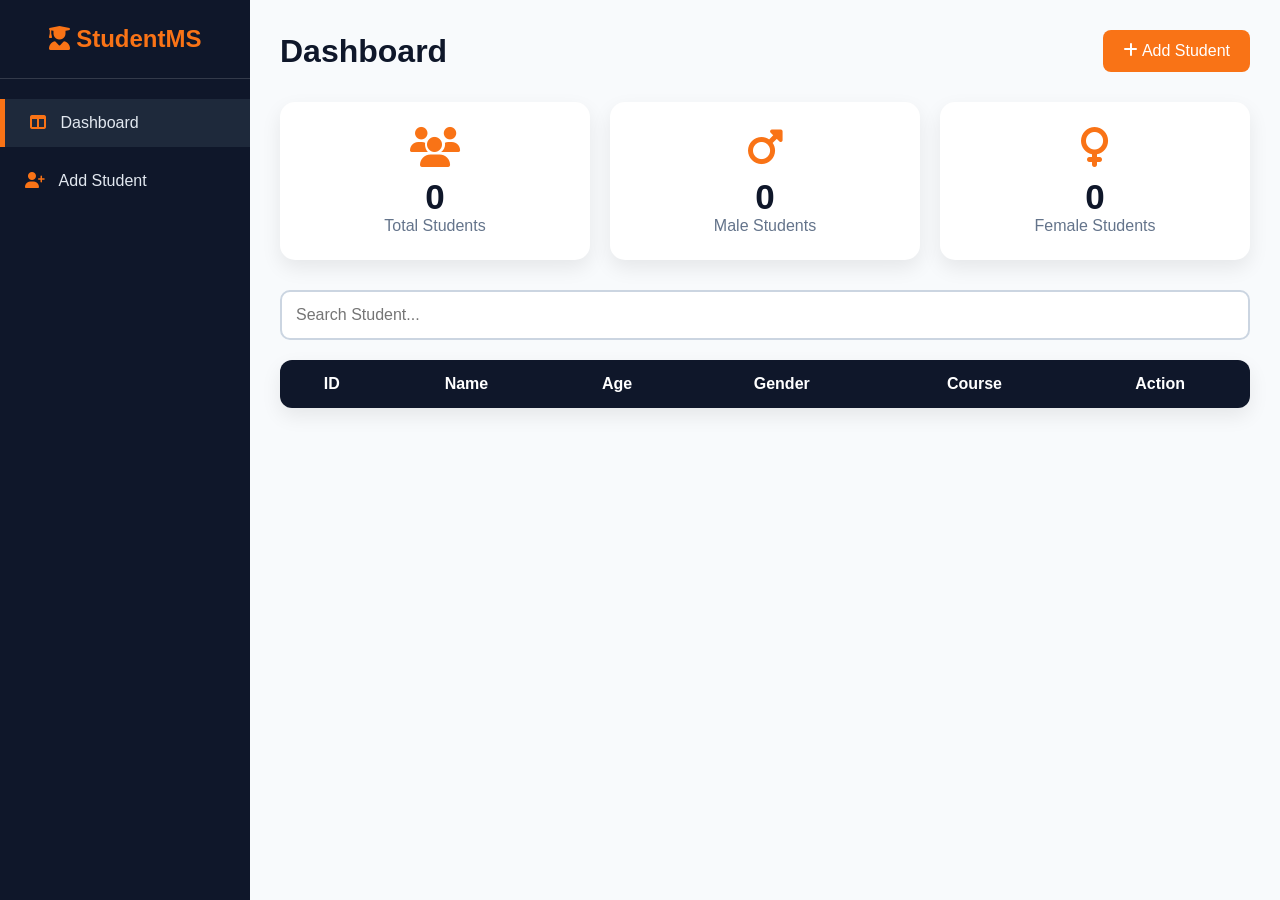
<file: index.html>
<!DOCTYPE html>
<html lang="en">

<head>
    <meta charset="UTF-8">
    <meta name="viewport" content="width=device-width, initial-scale=1.0">
    <title>Student Management Dashboard</title>

    <link rel="stylesheet" href="style.css">

    <link rel="stylesheet"
        href="https://cdnjs.cloudflare.com/ajax/libs/font-awesome/6.7.2/css/all.min.css">
</head>

<body>

    <!-- Sidebar -->

    <div class="sidebar">

        <h2><i class="fa-solid fa-user-graduate"></i> StudentMS</h2>

        <ul>
            <li class="active">
                <a href="index.html">
                    <i class="fa-solid fa-table-columns"></i>
                    Dashboard
                </a>
            </li>

            <li>
                <a href="add-student.html">
                    <i class="fa-solid fa-user-plus"></i>
                    Add Student
                </a>
            </li>
        </ul>

    </div>

    <!-- Main Content -->

    <div class="main-content">

        <!-- Header -->

        <header>

            <h1>Dashboard</h1>

            <a href="add-student.html" class="add-btn">
                <i class="fa-solid fa-plus"></i>
                Add Student
            </a>

        </header>

        <!-- Statistics -->

        <div class="cards">

            <div class="card">
                <i class="fa-solid fa-users"></i>
                <h2 id="totalStudents">0</h2>
                <p>Total Students</p>
            </div>

            <div class="card">
                <i class="fa-solid fa-mars"></i>
                <h2 id="maleCount">0</h2>
                <p>Male Students</p>
            </div>

            <div class="card">
                <i class="fa-solid fa-venus"></i>
                <h2 id="femaleCount">0</h2>
                <p>Female Students</p>
            </div>

        </div>

        <!-- Search -->

        <div class="search-box">

            <input type="text"
                id="search"
                placeholder="Search Student..."
                onkeyup="searchStudent()">

        </div>

        <!-- Student Table -->

        <div class="table-container">

            <table>

                <thead>

                    <tr>
                        <th>ID</th>
                        <th>Name</th>
                        <th>Age</th>
                        <th>Gender</th>
                        <th>Course</th>
                        <th>Action</th>
                    </tr>

                </thead>

                <tbody id="studentTable">

                </tbody>

            </table>

        </div>

    </div>

    <script src="script.js"></script>

</body>

</html>
</file>
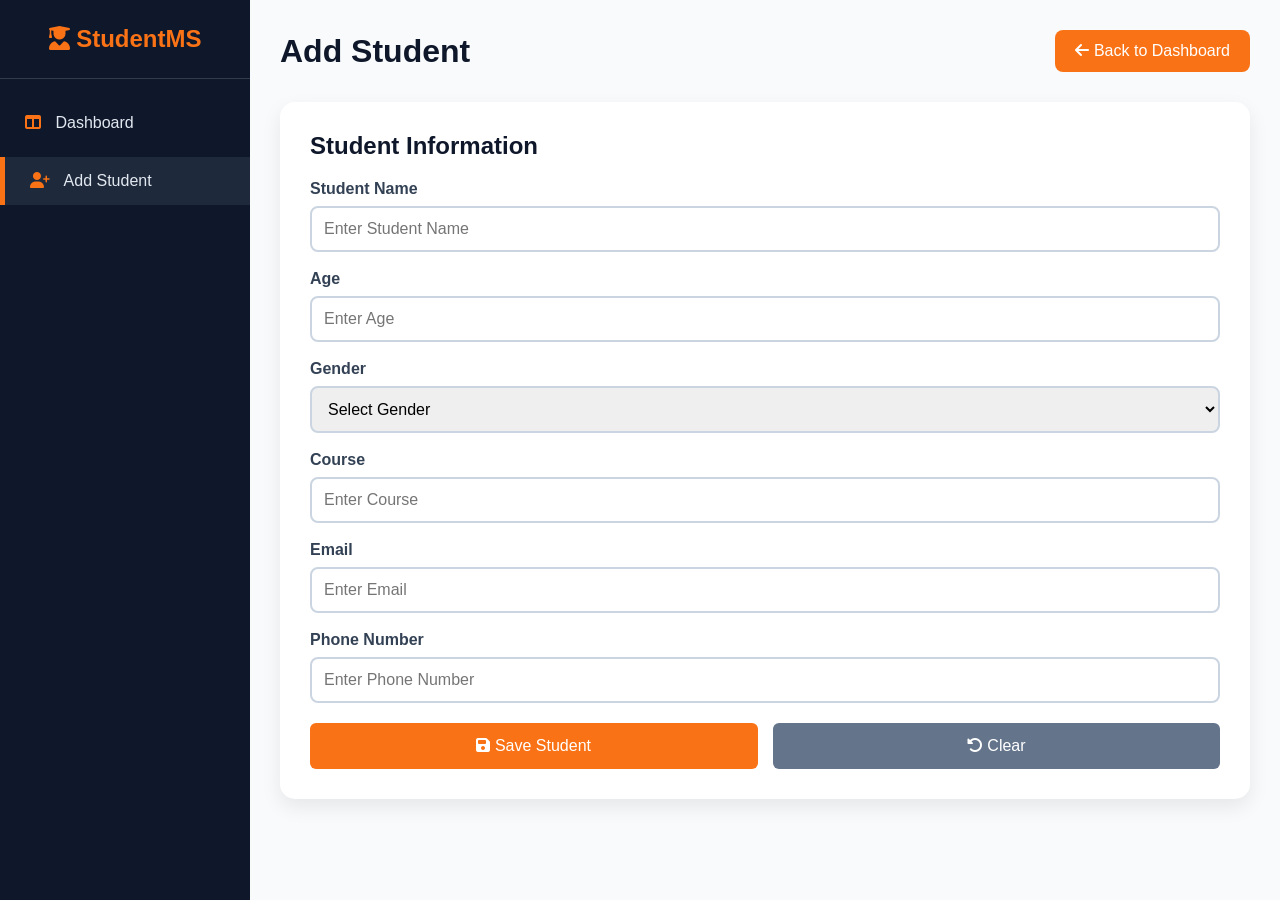
<file: add-student.html>
<!DOCTYPE html>
<html lang="en">

<head>
    <meta charset="UTF-8">
    <meta name="viewport" content="width=device-width, initial-scale=1.0">
    <title>Add Student</title>

    <link rel="stylesheet" href="style.css">

    <link rel="stylesheet"
        href="https://cdnjs.cloudflare.com/ajax/libs/font-awesome/6.7.2/css/all.min.css">
</head>

<body>

    <!-- Sidebar -->

    <div class="sidebar">

        <h2>
            <i class="fa-solid fa-user-graduate"></i>
            StudentMS
        </h2>

        <ul>

            <li>
                <a href="index.html">
                    <i class="fa-solid fa-table-columns"></i>
                    Dashboard
                </a>
            </li>

            <li class="active">
                <a href="add-student.html">
                    <i class="fa-solid fa-user-plus"></i>
                    Add Student
                </a>
            </li>

        </ul>

    </div>

    <!-- Main Content -->

    <div class="main-content">

        <header>

            <h1>Add Student</h1>

            <a href="index.html" class="add-btn">
                <i class="fa-solid fa-arrow-left"></i>
                Back to Dashboard
            </a>

        </header>

        <!-- Student Form -->

        <div class="form-container">

            <h2>Student Information</h2>

            <form id="studentForm">

                <div class="form-group">

                    <label>Student Name</label>

                    <input
                        type="text"
                        id="name"
                        placeholder="Enter Student Name"
                        required>

                </div>

                <div class="form-group">

                    <label>Age</label>

                    <input
                        type="number"
                        id="age"
                        placeholder="Enter Age"
                        required>

                </div>

                <div class="form-group">

                    <label>Gender</label>

                    <select id="gender" required>

                        <option value="">Select Gender</option>

                        <option>Male</option>

                        <option>Female</option>

                    </select>

                </div>

                <div class="form-group">

                    <label>Course</label>

                    <input
                        type="text"
                        id="course"
                        placeholder="Enter Course"
                        required>

                </div>

                <div class="form-group">

                    <label>Email</label>

                    <input
                        type="email"
                        id="email"
                        placeholder="Enter Email"
                        required>

                </div>

                <div class="form-group">

                    <label>Phone Number</label>

                    <input
                        type="tel"
                        id="phone"
                        placeholder="Enter Phone Number"
                        required>

                </div>

                <div class="button-group">

                    <button type="button" onclick="saveStudent()">
                        <i class="fa-solid fa-floppy-disk"></i>
                        Save Student
                    </button>

                    <button
                        type="reset"
                        class="reset-btn">

                        <i class="fa-solid fa-rotate-left"></i>
                        Clear

                    </button>

                </div>

            </form>

        </div>

    </div>

    <script src="script.js"></script>

</body>

</html>
</file>
<file: style.css>
*{
    margin:0;
    padding:0;
    box-sizing:border-box;
    font-family:'Segoe UI',Tahoma,Geneva,Verdana,sans-serif;
}

body{
    background:#F8FAFC;
    display:flex;
}

/* Sidebar */

.sidebar{
    width:250px;
    min-height:100vh;
    background:#0F172A;
    color:#fff;
    position:fixed;
    left:0;
    top:0;
}

.sidebar h2{
    text-align:center;
    padding:25px;
    border-bottom:1px solid rgba(255,255,255,.15);
    color:#F97316;
}

.sidebar ul{
    list-style:none;
    margin-top:20px;
}

.sidebar ul li{
    margin:10px 0;
}

.sidebar ul li a{
    color:#E2E8F0;
    text-decoration:none;
    display:block;
    padding:15px 25px;
    transition:.3s;
}

.sidebar ul li a i{
    margin-right:10px;
    color:#F97316;
}

.sidebar ul li:hover,
.sidebar ul li.active{
    background:#1E293B;
    border-left:5px solid #F97316;
}

/* Main Content */

.main-content{
    margin-left:250px;
    width:calc(100% - 250px);
    padding:30px;
}

/* Header */

header{
    display:flex;
    justify-content:space-between;
    align-items:center;
    margin-bottom:30px;
}

header h1{
    color:#0F172A;
}

.add-btn{
    background:#F97316;
    color:#fff;
    text-decoration:none;
    padding:12px 20px;
    border-radius:8px;
    transition:.3s;
}

.add-btn:hover{
    background:#EA580C;
}

/* Cards */

.cards{
    display:grid;
    grid-template-columns:repeat(auto-fit,minmax(220px,1fr));
    gap:20px;
    margin-bottom:30px;
}

.card{
    background:#FFFFFF;
    padding:25px;
    border-radius:15px;
    text-align:center;
    box-shadow:0 8px 20px rgba(0,0,0,.08);
    transition:.3s;
}

.card:hover{
    transform:translateY(-8px);
}

.card i{
    font-size:40px;
    color:#F97316;
    margin-bottom:10px;
}

.card h2{
    font-size:35px;
    color:#0F172A;
}

.card p{
    color:#64748B;
}

/* Search */

.search-box{
    margin-bottom:20px;
}

.search-box input{
    width:100%;
    padding:14px;
    border:2px solid #CBD5E1;
    border-radius:10px;
    font-size:16px;
}

.search-box input:focus{
    outline:none;
    border-color:#F97316;
}

/* Table */

.table-container{
    background:white;
    border-radius:12px;
    overflow:hidden;
    box-shadow:0 8px 20px rgba(0,0,0,.08);
}

table{
    width:100%;
    border-collapse:collapse;
}

thead{
    background:#0F172A;
    color:white;
}

th,td{
    padding:15px;
    text-align:center;
}

tbody tr:nth-child(even){
    background:#F8FAFC;
}

tbody tr:hover{
    background:#FFF7ED;
}

/* Buttons */

button{
    border:none;
    padding:8px 15px;
    border-radius:6px;
    cursor:pointer;
}

.edit-btn{
    background:#F59E0B;
    color:white;
    margin-right:5px;
}

.delete-btn{
    background:#EF4444;
    color:white;
}

.edit-btn:hover{
    background:#D97706;
}

.delete-btn:hover{
    background:#DC2626;
}

/* Form */

.form-container{
    background:white;
    padding:30px;
    border-radius:15px;
    box-shadow:0 8px 20px rgba(0,0,0,.08);
}

.form-container h2{
    margin-bottom:20px;
    color:#0F172A;
}

.form-group{
    margin-bottom:18px;
}

.form-group label{
    display:block;
    margin-bottom:8px;
    font-weight:600;
    color:#334155;
}

.form-group input,
.form-group select{
    width:100%;
    padding:12px;
    border:2px solid #CBD5E1;
    border-radius:8px;
    font-size:16px;
}

.form-group input:focus,
.form-group select:focus{
    outline:none;
    border-color:#F97316;
}

.button-group{
    display:flex;
    gap:15px;
    margin-top:20px;
}

.button-group button{
    flex:1;
    padding:14px;
    font-size:16px;
    color:white;
}

.button-group button:first-child{
    background:#F97316;
}

.reset-btn{
    background:#64748B;
}

.button-group button:hover{
    opacity:.9;
}

/* Responsive */

@media(max-width:768px){

body{
    display:block;
}

.sidebar{
    width:100%;
    position:relative;
    min-height:auto;
}

.main-content{
    margin-left:0;
    width:100%;
    padding:20px;
}

header{
    flex-direction:column;
    gap:15px;
}

.cards{
    grid-template-columns:1fr;
}

.button-group{
    flex-direction:column;
}

table{
    display:block;
    overflow-x:auto;
}

}
</file>
